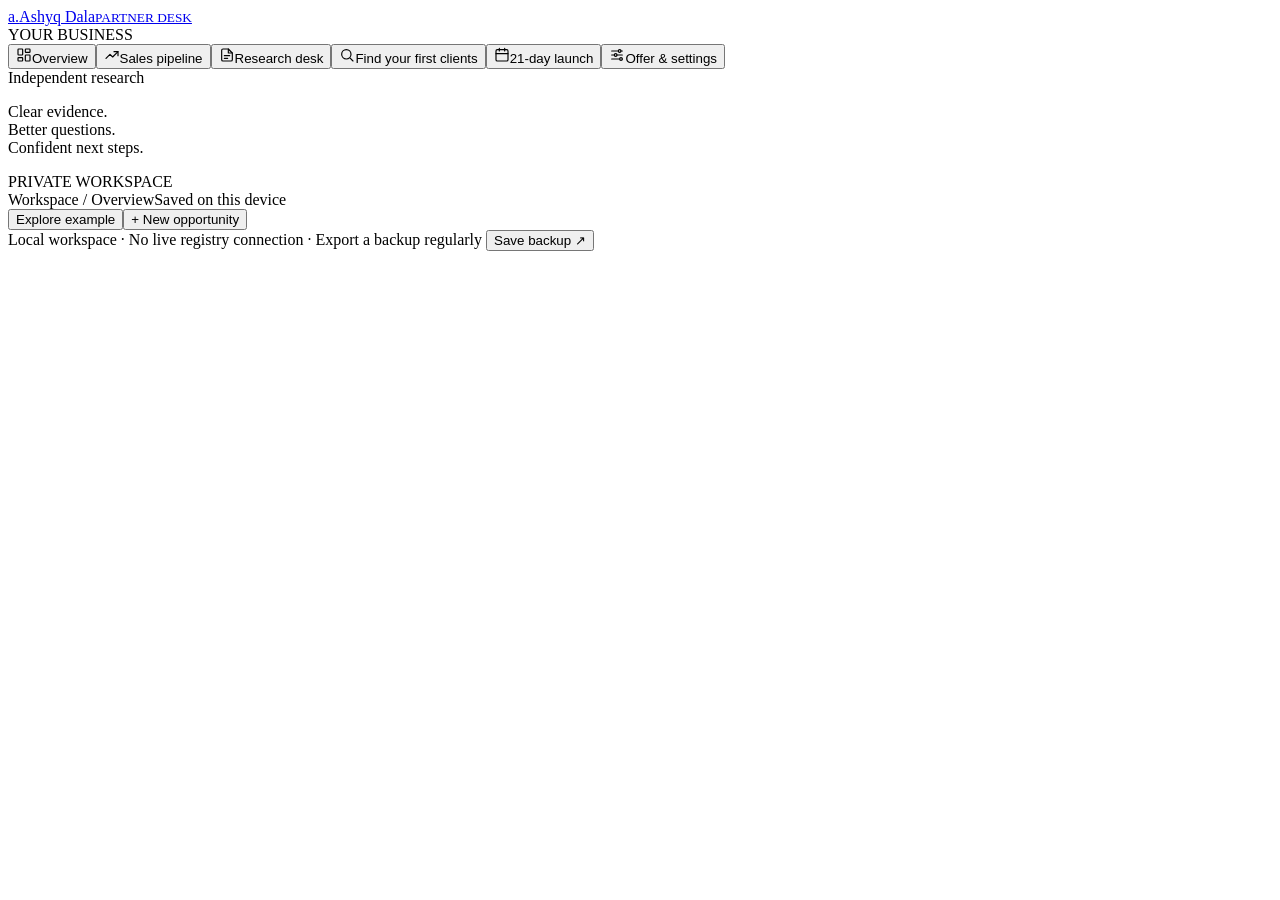
<file: launch/src/desk.html>
<!doctype html>
<html lang="en"><head><meta charset="utf-8"><meta name="viewport" content="width=device-width,initial-scale=1"><title>Ashyq Dala · Partner Desk</title><link rel="icon" href="data:,"><style>/*__CSS__*/</style></head>
<body><div class="app"><aside class="sidebar"><a class="brand" href="#" data-view="home"><span class="mark">a.</span><span>Ashyq Dala<small>PARTNER DESK</small></span></a><div class="side-label">YOUR BUSINESS</div><nav aria-label="Workspace"><button data-view="home"><svg class="ico" viewBox="0 0 24 24" width="16" height="16" aria-hidden="true" focusable="false" fill="none" stroke="currentColor" stroke-width="1.75" stroke-linecap="round" stroke-linejoin="round"><rect x="3" y="3" width="7" height="9" rx="1"/><rect x="14" y="3" width="7" height="5" rx="1"/><rect x="14" y="12" width="7" height="9" rx="1"/><rect x="3" y="16" width="7" height="5" rx="1"/></svg><span>Overview</span></button><button data-view="pipeline"><svg class="ico" viewBox="0 0 24 24" width="16" height="16" aria-hidden="true" focusable="false" fill="none" stroke="currentColor" stroke-width="1.75" stroke-linecap="round" stroke-linejoin="round"><path d="M3 17l6-6 4 4 8-8"/><path d="M15 7h6v6"/></svg><span>Sales pipeline</span></button><button data-view="cases"><svg class="ico" viewBox="0 0 24 24" width="16" height="16" aria-hidden="true" focusable="false" fill="none" stroke="currentColor" stroke-width="1.75" stroke-linecap="round" stroke-linejoin="round"><path d="M14 3H6a2 2 0 0 0-2 2v14a2 2 0 0 0 2 2h12a2 2 0 0 0 2-2V9z"/><path d="M14 3v6h6M8 13h8M8 17h5"/></svg><span>Research desk</span></button><button data-view="prospects"><svg class="ico" viewBox="0 0 24 24" width="16" height="16" aria-hidden="true" focusable="false" fill="none" stroke="currentColor" stroke-width="1.75" stroke-linecap="round" stroke-linejoin="round"><circle cx="11" cy="11" r="7"/><path d="M21 21l-4.3-4.3"/></svg><span>Find your first clients</span></button><button data-view="launch"><svg class="ico" viewBox="0 0 24 24" width="16" height="16" aria-hidden="true" focusable="false" fill="none" stroke="currentColor" stroke-width="1.75" stroke-linecap="round" stroke-linejoin="round"><rect x="3" y="4" width="18" height="17" rx="2"/><path d="M16 2v4M8 2v4M3 10h18"/></svg><span>21-day launch</span></button><button data-view="settings"><svg class="ico" viewBox="0 0 24 24" width="16" height="16" aria-hidden="true" focusable="false" fill="none" stroke="currentColor" stroke-width="1.75" stroke-linecap="round" stroke-linejoin="round"><path d="M4 6h10M18 6h2M4 12h4M12 12h8M4 18h12M20 18h0"/><circle cx="16" cy="6" r="2"/><circle cx="10" cy="12" r="2"/><circle cx="18" cy="18" r="2"/></svg><span>Offer & settings</span></button></nav><div class="side-bottom"><div class="availability"><i></i> Independent research</div><p>Clear evidence.<br>Better questions.<br>Confident next steps.</p><span class="private-tag">PRIVATE WORKSPACE</span></div></aside><div class="shell"><header class="topbar"><div><span id="breadcrumb">Workspace / Overview</span><span id="save-state" class="save-state">Saved on this device</span></div><div class="top-actions"><button class="btn quiet" id="sample-toggle">Explore example</button><button class="btn dark" data-action="new-lead">+ New opportunity</button></div></header><div id="mode-banner" hidden></div><main id="main" tabindex="-1"></main><footer>Local workspace · No live registry connection · Export a backup regularly <button class="text-button" data-action="backup">Save backup ↗</button></footer></div></div><dialog id="dialog"><div id="dialog-body"></div></dialog><div id="toast" role="status" aria-live="polite"></div><input type="file" id="import-file" accept=".json,application/json" hidden><script id="prospect-data" type="application/json">/*__PROSPECTS__*/</script><script id="offer-template" type="text/plain">/*__OFFER__*/</script><script>/*__APP__*/</script></body></html>
</file>
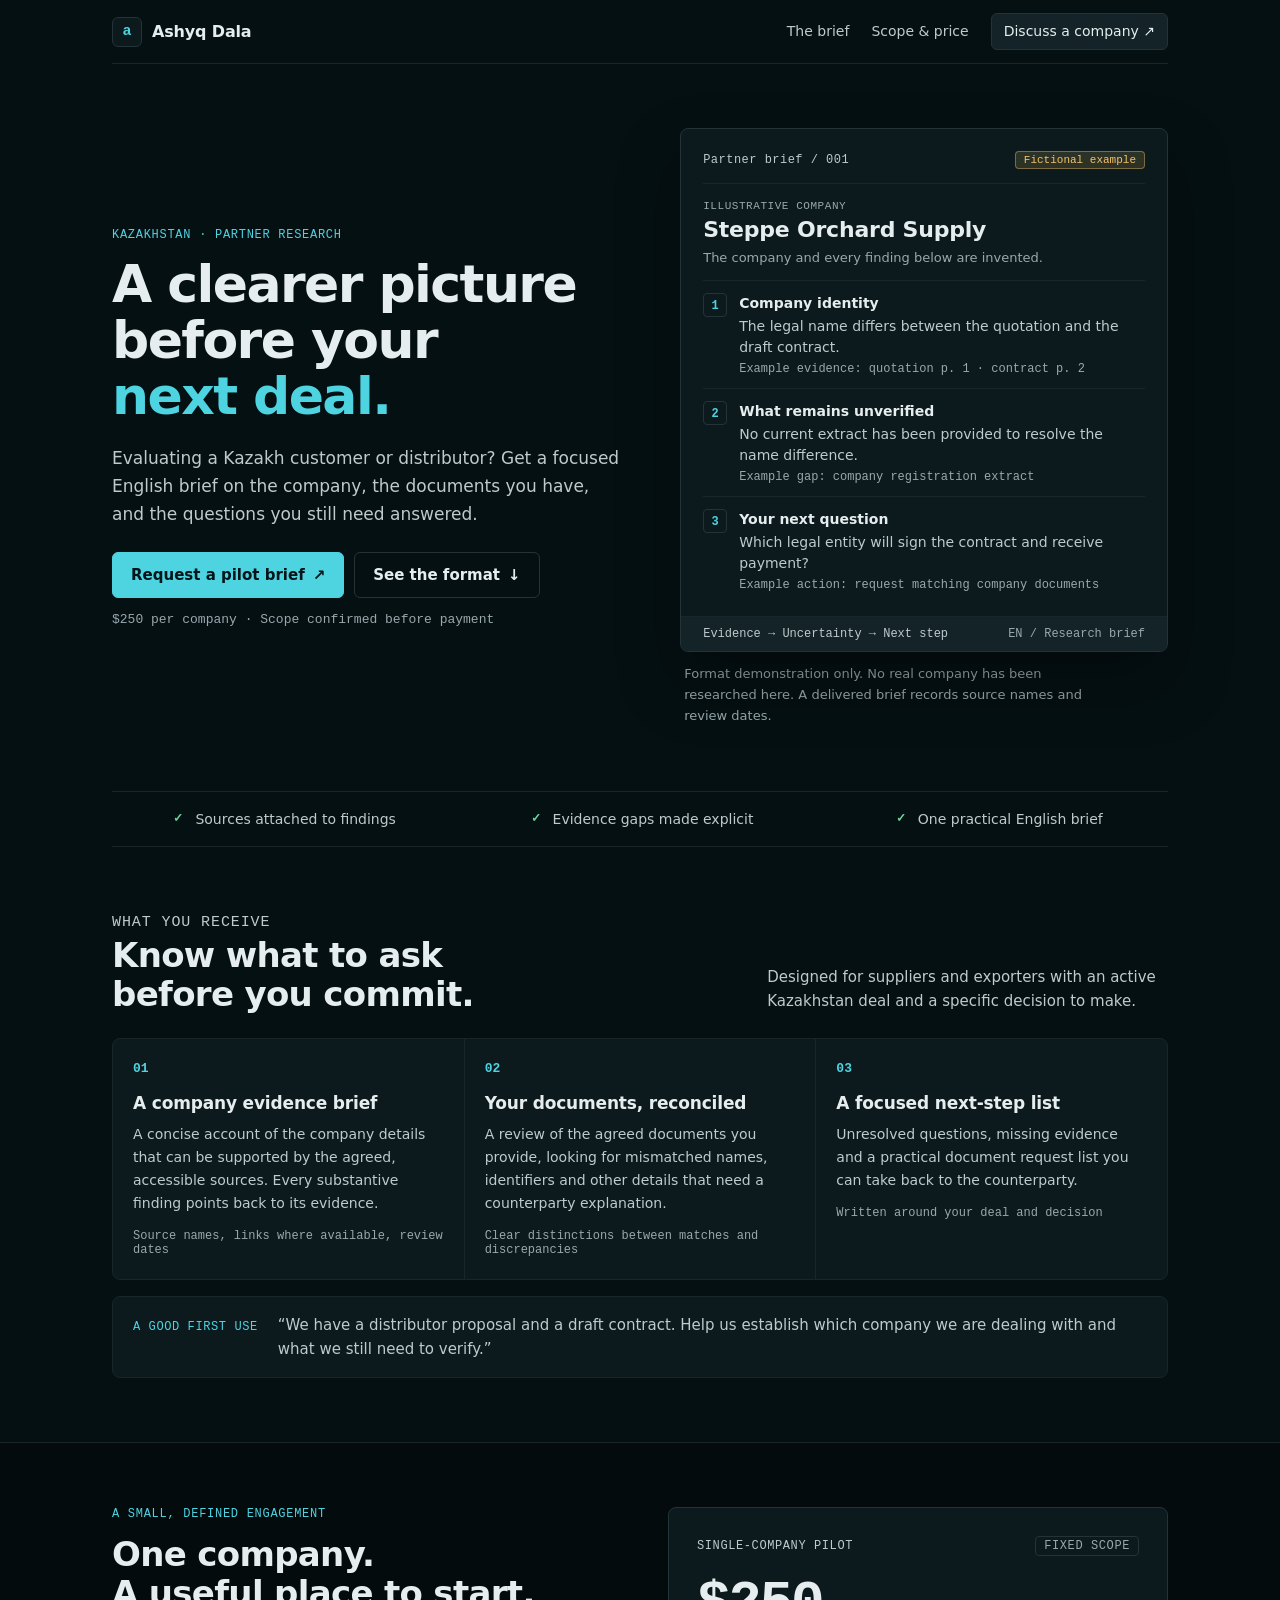
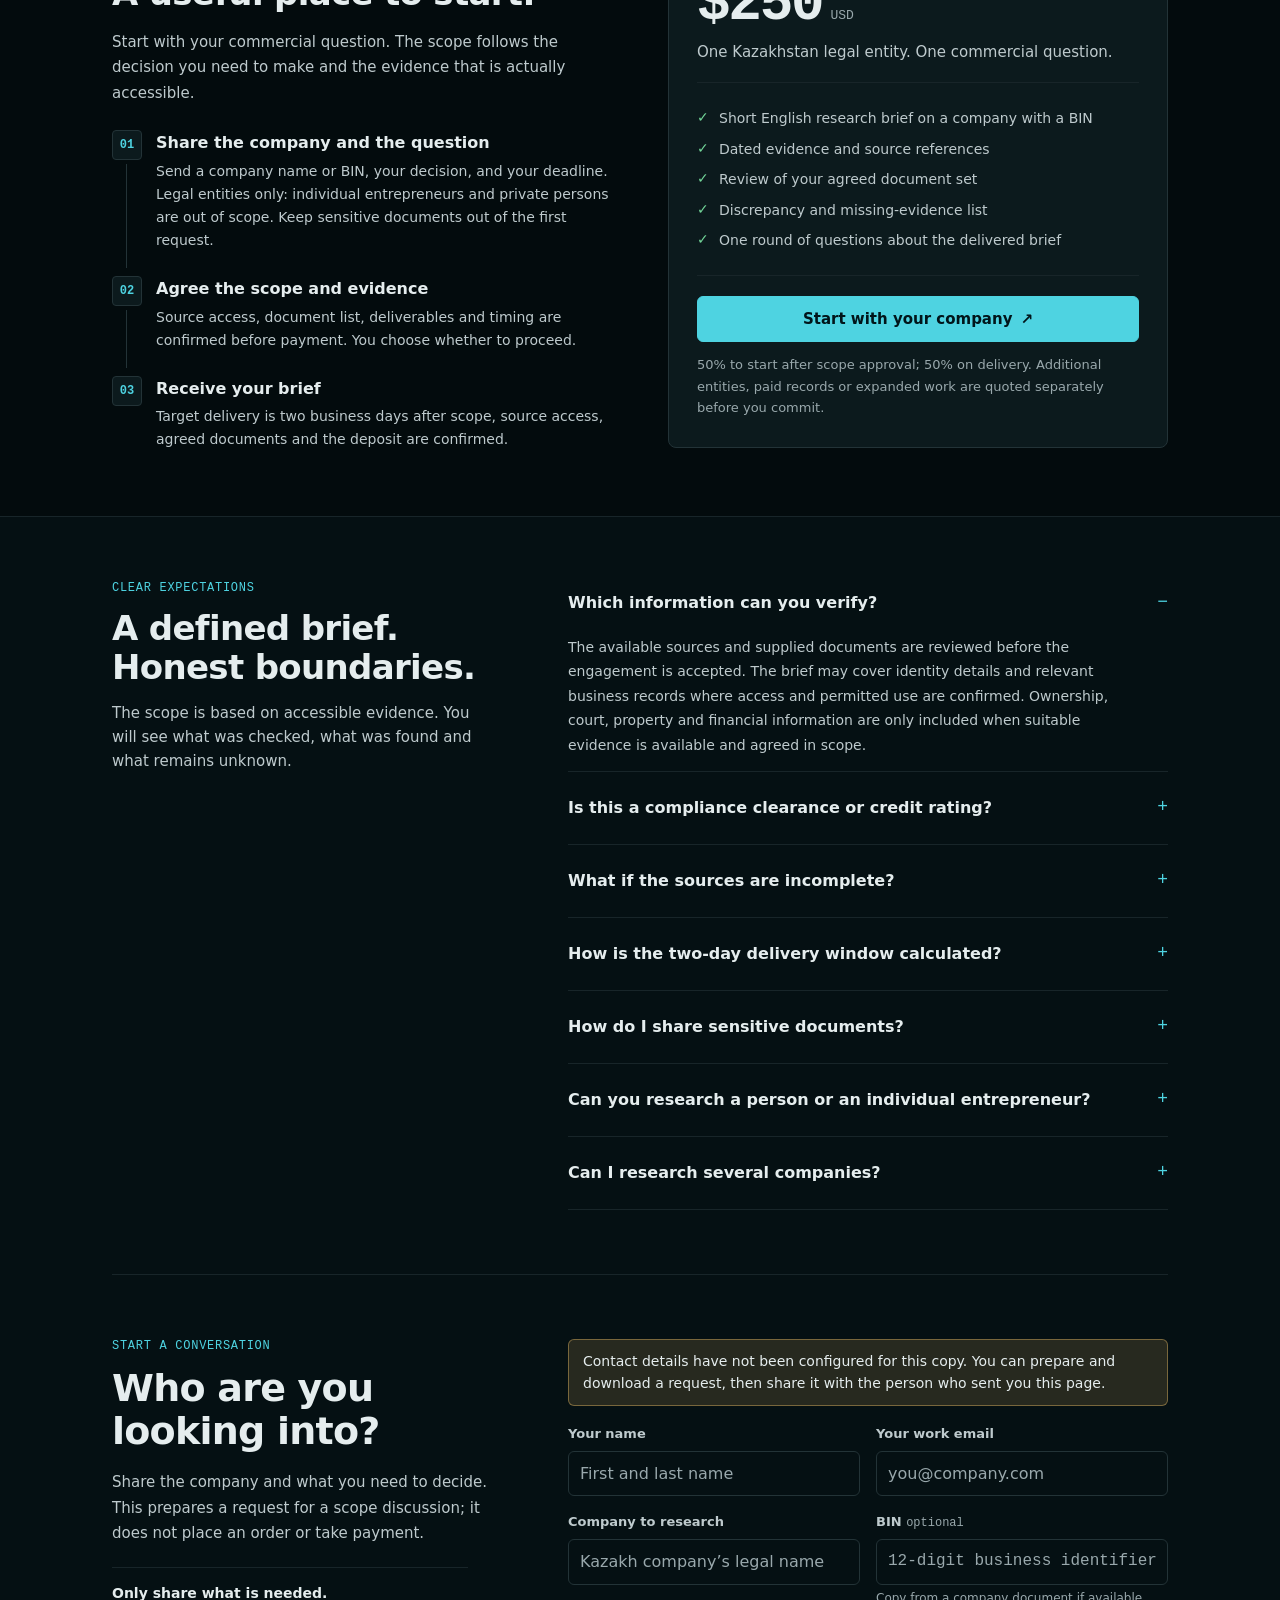
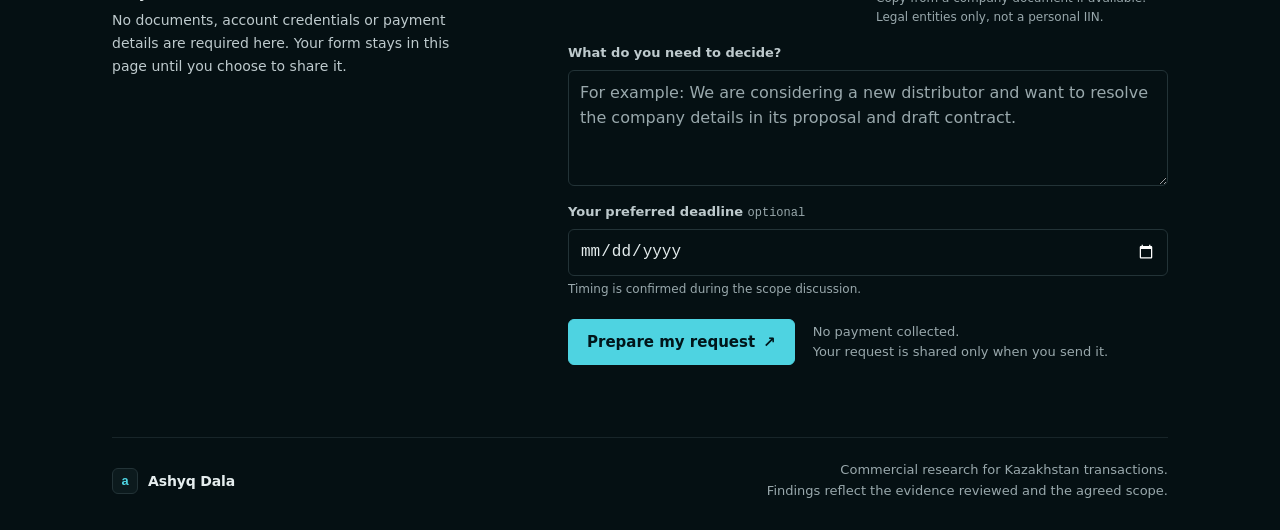
<file: launch/src/offer.html>
<!doctype html>
<html lang="en">
<head>
<meta charset="utf-8">
<meta name="viewport" content="width=device-width, initial-scale=1">
<meta name="description" content="A focused, source-linked research brief on a Kazakhstan business partner. Company records, document discrepancies and practical next questions, explained in English.">
<meta name="theme-color" content="#0d1a1e">
<title>Ashyq Dala | Kazakhstan partner research</title>
<style>:root{color-scheme:dark;--bg:oklch(0.165 0.018 215);--rail:oklch(0.14 0.016 215);--surface:oklch(0.205 0.02 215);--raised:oklch(0.245 0.022 215);--line:oklch(0.31 0.022 215);--line-soft:oklch(0.255 0.02 215);--ink:oklch(0.94 0.008 215);--ink-2:oklch(0.83 0.014 215);--muted:oklch(0.72 0.018 215);--accent:oklch(0.80 0.115 205);--accent-ink:oklch(0.18 0.03 215);--accent-soft:oklch(0.80 0.115 205 / .14);--ok:oklch(0.80 0.13 155);--warn:oklch(0.84 0.12 80);--warn-soft:oklch(0.84 0.12 80 / .14);--bad:oklch(0.74 0.15 28);--sans:Inter,"Segoe UI",system-ui,-apple-system,BlinkMacSystemFont,sans-serif;--mono:ui-monospace,"SF Mono","JetBrains Mono",Menlo,Consolas,"Liberation Mono",monospace;--r:6px}
*{box-sizing:border-box}html{scroll-behavior:smooth;scroll-padding-top:24px}body{margin:0;background:var(--bg);color:var(--ink);font:16px/1.6 var(--sans)}a{color:var(--accent)}button,input,select,textarea{font:inherit}button{cursor:pointer}:focus-visible{outline:2px solid var(--accent);outline-offset:3px}button:disabled{cursor:not-allowed;opacity:.5}[hidden]{display:none!important}::selection{background:var(--accent);color:var(--accent-ink)}
.wrap{max-width:1120px;margin:0 auto;padding:0 32px}
.nav{height:64px;display:flex;align-items:center;justify-content:space-between;gap:24px;border-bottom:1px solid var(--line-soft)}
.brand{display:inline-flex;align-items:center;gap:10px;text-decoration:none;color:var(--ink);font-size:16px;font-weight:650;letter-spacing:-.01em}
.symbol{height:30px;width:30px;display:grid;place-items:center;border:1px solid var(--line);border-radius:var(--r);background:var(--surface);color:var(--accent);font:600 15px var(--mono)}
.nav-links{display:flex;gap:22px;align-items:center;font-size:14px}.nav-links a{text-decoration:none;color:var(--ink-2)}.nav-links a:hover{color:var(--ink)}
.nav-links .nav-cta{border:1px solid var(--line);background:var(--raised);color:var(--ink);padding:6px 12px;border-radius:var(--r)}.nav-links .nav-cta:hover{border-color:var(--accent)}
.eyebrow{font:500 12px var(--mono);letter-spacing:.06em;text-transform:uppercase;color:var(--accent);margin:0 0 14px}
.hero{display:grid;grid-template-columns:1.05fr 1fr;gap:56px;align-items:center;padding:64px 0}
.hero h1{font-size:clamp(34px,4.4vw,52px);line-height:1.08;letter-spacing:-.03em;font-weight:650;margin:0 0 20px;max-width:15ch;text-wrap:balance}.hero h1 em{font-style:normal;color:var(--accent)}
.lead{font-size:17px;color:var(--ink-2);line-height:1.65;max-width:52ch;margin:0 0 24px}
.btn{display:inline-flex;align-items:center;justify-content:center;gap:8px;background:var(--accent);color:var(--accent-ink);border:1px solid var(--accent);padding:10px 18px;border-radius:var(--r);font-size:15px;font-weight:600;text-decoration:none;min-height:44px;transition:background-color .15s ease-out,border-color .15s ease-out}
.btn:hover{background:oklch(0.86 0.10 205);border-color:oklch(0.86 0.10 205)}
.btn.light{background:transparent;color:var(--ink);border-color:var(--line)}.btn.light:hover{background:var(--raised);border-color:var(--muted)}
.hero-cta{display:flex;gap:10px;flex-wrap:wrap}.micro{font:500 13px var(--mono);color:var(--muted);margin:14px 0 0}
.paper-stack{position:relative}
.sample-card{position:relative;background:var(--surface);border:1px solid var(--line);border-radius:8px;padding:22px;overflow:hidden;box-shadow:0 30px 60px oklch(0 0 0 / .35)}
.sample-top{display:flex;gap:10px;justify-content:space-between;align-items:center;padding-bottom:14px;border-bottom:1px solid var(--line-soft)}
.doc-mark{font:500 12px var(--mono);letter-spacing:.04em;color:var(--ink-2)}
.pill{display:inline-block;border-radius:4px;background:var(--warn-soft);border:1px solid oklch(0.84 0.12 80 / .4);color:var(--warn);padding:2px 8px;font:500 11px var(--mono);white-space:nowrap}
.sample-label{margin:16px 0 4px;font:500 11px var(--mono);text-transform:uppercase;letter-spacing:.05em;color:var(--muted)}
.sample-card h2{font-size:22px;line-height:1.25;letter-spacing:-.01em;margin:0 0 4px}
.sample-subtitle{font-size:13px;color:var(--muted);margin:0 0 12px}
.sample-find{display:grid;grid-template-columns:26px 1fr;gap:10px;font-size:14px;line-height:1.5;padding:12px 0;border-top:1px solid var(--line-soft)}
.sample-find .n{font:600 12px/24px var(--mono);border:1px solid var(--line);color:var(--accent);width:24px;height:24px;text-align:center;border-radius:4px}
.sample-find strong{display:block;font-size:14px;margin-bottom:2px}.sample-find p{margin:0;color:var(--ink-2)}
.sample-find small{display:block;font:12px var(--mono);color:var(--muted);margin-top:4px}
.sample-bottom{display:flex;align-items:center;justify-content:space-between;gap:14px;margin:12px -22px -22px;padding:10px 22px;background:var(--raised);border-top:1px solid var(--line-soft);font:500 12px var(--mono);color:var(--ink-2)}
.faint{color:var(--muted)}
.sample-caption{font-size:13px;color:var(--muted);margin:12px 4px 0;max-width:52ch}
.trustbar{padding:16px 0;border-top:1px solid var(--line-soft);border-bottom:1px solid var(--line-soft);display:grid;grid-template-columns:repeat(3,1fr);gap:16px;font-size:14px;color:var(--ink-2)}
.trustbar span{display:flex;align-items:center;justify-content:center;gap:8px}
.check{height:18px;width:18px;display:grid;place-items:center;color:var(--ok);font:600 12px var(--mono)}
.section{padding:64px 0}
.section-head{display:flex;align-items:flex-end;justify-content:space-between;gap:40px;margin-bottom:24px}
.section h2{font-size:clamp(26px,2.8vw,34px);line-height:1.15;letter-spacing:-.02em;font-weight:650;margin:0;max-width:20ch;text-wrap:balance}
.section-head p{max-width:42ch;font-size:15px;line-height:1.65;color:var(--ink-2);margin:0}
.cards{display:grid;grid-template-columns:repeat(3,1fr);gap:1px;background:var(--line-soft);border:1px solid var(--line-soft);border-radius:8px;overflow:hidden}
.card{padding:22px 20px;background:var(--surface)}
.card-number{font:600 13px var(--mono);color:var(--accent);margin:0 0 16px}
.card h3{font-size:17px;letter-spacing:-.01em;line-height:1.35;margin:0 0 8px}
.card p{font-size:14px;line-height:1.65;color:var(--ink-2);margin:0}
.card small{display:block;margin-top:14px;font:12px var(--mono);color:var(--muted)}
.fit{margin-top:16px;background:var(--surface);border:1px solid var(--line-soft);border-radius:8px;padding:16px 20px;font-size:15px;display:flex;gap:20px;align-items:baseline;color:var(--ink-2)}
.fit strong{flex:none;font:500 12px var(--mono);text-transform:uppercase;letter-spacing:.05em;color:var(--accent)}.fit p{margin:0}
.split{display:grid;grid-template-columns:1fr 1fr;gap:56px;align-items:start}
.dark-section{background:var(--rail);border-top:1px solid var(--line-soft);border-bottom:1px solid var(--line-soft);padding:64px 0}
.dark-section h2{font-size:clamp(26px,2.8vw,34px);line-height:1.15;letter-spacing:-.02em;font-weight:650;margin:0 0 16px}
.dark-section .intro{font-size:15px;color:var(--ink-2);max-width:48ch;margin:0 0 24px;line-height:1.7}
.steps{counter-reset:step;margin:0;padding:0;list-style:none}
.steps li{position:relative;padding:0 0 22px 44px;counter-increment:step}.steps li:last-child{padding-bottom:0}
.steps li:before{content:"0" counter(step);position:absolute;left:0;top:0;width:28px;height:28px;border:1px solid var(--line);border-radius:4px;display:grid;place-items:center;font:600 12px var(--mono);color:var(--accent);background:var(--surface)}
.steps li:not(:last-child):after{content:"";position:absolute;top:34px;bottom:6px;left:14px;width:1px;background:var(--line)}
.steps h3{font-size:16px;margin:2px 0 4px}.steps p{color:var(--ink-2);font-size:14px;margin:0;max-width:52ch;line-height:1.65}
.price-card{background:var(--surface);border:1px solid var(--line);border-radius:8px;padding:28px}
.price-top{display:flex;justify-content:space-between;gap:16px;align-items:center;font:500 12px var(--mono);letter-spacing:.05em;text-transform:uppercase;color:var(--ink-2)}
.price-top span:last-child{border:1px solid var(--line);border-radius:4px;padding:2px 8px;color:var(--muted)}
.price{font:600 56px/1 var(--mono);letter-spacing:-.04em;margin:20px 0 8px;font-variant-numeric:tabular-nums}
.price small{font:500 13px var(--mono);letter-spacing:0;margin-left:8px;color:var(--muted)}
.price-desc{font-size:15px;margin:0 0 18px;color:var(--ink-2)}
.price-card ul{list-style:none;padding:16px 0;margin:0;border-top:1px solid var(--line-soft);border-bottom:1px solid var(--line-soft)}
.price-card li{position:relative;padding-left:22px;margin:8px 0;font-size:14px;color:var(--ink-2)}.price-card li:before{position:absolute;left:0;content:"✓";color:var(--ok);font-family:var(--mono)}
.price-card .btn{display:flex;margin-top:20px}
.price-note{font-size:13px;line-height:1.65;color:var(--muted);margin:12px 0 0}
.faq{padding:64px 0;display:grid;grid-template-columns:.8fr 1.2fr;gap:56px;border-bottom:1px solid var(--line-soft)}
.faq h2{font-size:clamp(26px,2.8vw,34px);line-height:1.15;letter-spacing:-.02em;font-weight:650;margin:0 0 14px}
.faq-intro{font-size:15px;color:var(--ink-2);margin:0;max-width:40ch}
.faq details{border-bottom:1px solid var(--line-soft);padding:0 0 14px;margin-bottom:14px}.faq details:last-child{margin-bottom:0}
.faq summary{cursor:pointer;padding:8px 0;min-height:44px;align-items:center;font-size:16px;font-weight:600;list-style:none;display:flex;justify-content:space-between;gap:20px}
.faq summary::-webkit-details-marker{display:none}.faq summary:after{content:"+";font:500 18px/1.2 var(--mono);color:var(--accent)}.faq details[open] summary:after{content:"−"}
.faq details p{font-size:14px;color:var(--ink-2);margin:10px 24px 0 0;line-height:1.75;max-width:70ch}
.intake-section{padding:64px 0 72px;display:grid;grid-template-columns:.8fr 1.2fr;gap:56px}
.intake-section h2{font-size:clamp(28px,3vw,38px);line-height:1.12;letter-spacing:-.02em;font-weight:650;margin:0 0 18px}
.intake-intro{font-size:15px;line-height:1.7;color:var(--ink-2);margin:0 0 20px;max-width:40ch}
.intake-note{font-size:14px;color:var(--ink-2);padding:14px 0;border-top:1px solid var(--line-soft);line-height:1.65;max-width:40ch}
.intake-note strong{display:block;color:var(--ink);font-size:14px;margin-bottom:4px}
.contact-status{font-size:14px;border:1px solid oklch(0.84 0.12 80 / .4);background:var(--warn-soft);color:var(--ink);padding:10px 14px;border-radius:var(--r);margin:0 0 18px}
.contact-status.configured{border-color:oklch(0.80 0.115 205 / .4);background:var(--accent-soft)}
.form-grid{display:grid;grid-template-columns:1fr 1fr;gap:16px}.field.full{grid-column:1/-1}
.field label{display:block;font-size:13px;font-weight:600;margin-bottom:6px;color:var(--ink-2)}
.optional{color:var(--muted);font:400 12px var(--mono)}
.field input,.field textarea{display:block;width:100%;background:var(--bg);border:1px solid var(--line);color:var(--ink);border-radius:var(--r);padding:9px 11px;font-size:16px;min-height:44px;min-width:0;transition:border-color .15s ease-out}
.field input:hover,.field textarea:hover{border-color:var(--muted)}
.field input:focus,.field textarea:focus{outline:none;border-color:var(--accent);box-shadow:0 0 0 3px var(--accent-soft)}
#bin,#deadline{font-family:var(--mono)}
.field textarea{resize:vertical;min-height:116px}
.field input::placeholder,.field textarea::placeholder{color:var(--muted);opacity:1}
.field small{display:block;font-size:12px;color:var(--muted);margin-top:4px}
.form-bottom{display:flex;align-items:center;gap:18px;margin-top:20px}.form-bottom .btn{flex:none}.form-bottom p{font-size:13px;color:var(--muted);margin:0;line-height:1.6}
.request-result{margin-top:20px;border:1px solid var(--line);background:var(--surface);border-radius:8px;padding:18px}
.request-result h3{font-size:16px;margin:0 0 6px}.request-result p{font-size:14px;margin:0 0 14px;color:var(--ink-2)}
.result-actions{display:flex;gap:8px;flex-wrap:wrap}.result-actions .btn{font-size:13px;padding:7px 12px;min-height:36px}
.request-result textarea{width:100%;resize:vertical;min-height:170px;margin-top:12px;background:var(--bg);border:1px solid var(--line);border-radius:var(--r);padding:12px;font:12px/1.6 var(--mono);color:var(--ink-2)}
.result-status{font:500 12px var(--mono)!important;margin:10px 0 0!important;min-height:18px;color:var(--muted)}
.foot{padding:22px 0 28px;border-top:1px solid var(--line-soft);display:flex;justify-content:space-between;gap:24px;align-items:center;font-size:13px;color:var(--muted)}
.foot .brand{font-size:14px}.foot .symbol{height:26px;width:26px;font-size:13px}.foot p{margin:0;max-width:52ch;text-align:right;line-height:1.6}
.booking-link{display:inline-flex;margin-top:10px;font-size:14px;font-weight:600;text-underline-offset:4px}
.skip{position:absolute;left:16px;top:-100px;background:var(--accent);color:var(--accent-ink);padding:10px;z-index:20}.skip:focus{top:10px}
.form-error{color:var(--bad);font-size:14px;margin:10px 0 0}
.contact-person{font:500 13px var(--mono);color:var(--ink-2);margin:0 0 14px}
.noscript{padding:12px;background:var(--warn-soft);border:1px solid oklch(0.84 0.12 80 / .4);border-radius:var(--r);font-size:14px}
@media(max-width:950px){.hero{gap:32px}.split{gap:32px}.faq,.intake-section{gap:36px}.form-bottom{align-items:flex-start;flex-direction:column;gap:10px}}
@media(max-width:730px){.wrap{padding:0 16px}.nav{height:56px}.nav-links{gap:0}.nav-links .secondary{display:none}.hero{grid-template-columns:1fr;padding:40px 0 32px;gap:32px}.hero h1{font-size:36px}.lead{font-size:16px}.trustbar{grid-template-columns:1fr;gap:8px}.trustbar span{justify-content:flex-start}.section{padding:44px 0}.section-head{display:block;margin-bottom:20px}.section-head h2{margin-bottom:12px}.cards{grid-template-columns:1fr}.fit{display:block}.fit strong{display:block;margin-bottom:6px}.split{grid-template-columns:1fr}.dark-section{padding:44px 0}.price-card{padding:22px}.price{font-size:46px}.faq{grid-template-columns:1fr;gap:20px;padding:44px 0}.intake-section{grid-template-columns:1fr;gap:20px;padding:44px 0}.foot{flex-direction:column;align-items:flex-start}.foot p{text-align:left}}
@media(max-width:420px){.form-grid{grid-template-columns:1fr}.field.full{grid-column:auto}.hero h1{font-size:32px}.sample-card{padding:18px}.sample-bottom{margin:12px -18px -18px;padding:10px 18px}}
@media(pointer:coarse){.nav-links a,.brand{min-height:44px;display:inline-flex;align-items:center}.nav-links .nav-cta{padding:10px 14px}}
@media(prefers-reduced-motion:reduce){html{scroll-behavior:auto}*{transition:none!important}}
@media print{:root{color-scheme:light;--bg:#fff;--rail:#fff;--surface:#fff;--raised:#f3f5f5;--line:#ccd;--line-soft:#dde;--ink:#111;--ink-2:#333;--muted:#555;--accent:#0b5f6b;--accent-ink:#fff}.nav-links,.hero-cta,.intake-section,.booking-link{display:none!important}.sample-card{box-shadow:none}details p{display:block!important}}
</style>
</head>
<body>
<a class="skip" href="#main">Skip to content</a>
<div class="wrap">
<header class="nav"><a class="brand" href="#main" aria-label="Ashyq Dala home"><span class="symbol" aria-hidden="true">a</span><span data-brand>Ashyq Dala</span></a><nav class="nav-links" aria-label="Main navigation"><a class="secondary" href="#deliverables">The brief</a><a class="secondary" href="#scope">Scope &amp; price</a><a class="nav-cta" href="#request">Discuss a company <span aria-hidden="true">↗</span></a></nav></header>
<main id="main">
<section class="hero" aria-labelledby="hero-title">
<div><p class="eyebrow">Kazakhstan · Partner research</p><h1 id="hero-title">A clearer picture<br>before your<br><em>next deal.</em></h1><p class="lead">Evaluating a Kazakh customer or distributor? Get a focused English brief on the company, the documents you have, and the questions you still need answered.</p><div class="hero-cta"><a class="btn" href="#request">Request a pilot brief <span aria-hidden="true">↗</span></a><a class="btn light" href="#sample">See the format <span aria-hidden="true">↓</span></a></div><p class="micro"><span data-price>$250</span> per company · Scope confirmed before payment</p></div>
<div class="paper-stack" id="sample"><article class="sample-card" aria-label="Fictional sample brief"><div class="sample-top"><span class="doc-mark">Partner brief / 001</span><span class="pill">Fictional example</span></div><p class="sample-label">Illustrative company</p><h2>Steppe Orchard Supply</h2><p class="sample-subtitle">The company and every finding below are invented.</p><div class="sample-find"><span class="n">1</span><div><strong>Company identity</strong><p>The legal name differs between the quotation and the draft contract.</p><small>Example evidence: quotation p. 1 · contract p. 2</small></div></div><div class="sample-find"><span class="n">2</span><div><strong>What remains unverified</strong><p>No current extract has been provided to resolve the name difference.</p><small>Example gap: company registration extract</small></div></div><div class="sample-find"><span class="n">3</span><div><strong>Your next question</strong><p>Which legal entity will sign the contract and receive payment?</p><small>Example action: request matching company documents</small></div></div><div class="sample-bottom"><span>Evidence → Uncertainty → Next step</span><span class="faint">EN / Research brief</span></div></article><p class="sample-caption">Format demonstration only. No real company has been researched here. A delivered brief records source names and review dates.</p></div>
</section>
<div class="trustbar" aria-label="Service principles"><span><b class="check" aria-hidden="true">✓</b> Sources attached to findings</span><span><b class="check" aria-hidden="true">✓</b> Evidence gaps made explicit</span><span><b class="check" aria-hidden="true">✓</b> One practical English brief</span></div>
<section class="section" id="deliverables"><div class="section-head"><div><p class="eyebrow">What you receive</p><h2>Know what to ask<br>before you commit.</h2></div><p>Designed for suppliers and exporters with an active Kazakhstan deal and a specific decision to make.</p></div><div class="cards"><article class="card"><div class="card-number">01</div><h3>A company evidence brief</h3><p>A concise account of the company details that can be supported by the agreed, accessible sources. Every substantive finding points back to its evidence.</p><small>Source names, links where available, review dates</small></article><article class="card"><div class="card-number">02</div><h3>Your documents, reconciled</h3><p>A review of the agreed documents you provide, looking for mismatched names, identifiers and other details that need a counterparty explanation.</p><small>Clear distinctions between matches and discrepancies</small></article><article class="card"><div class="card-number">03</div><h3>A focused next-step list</h3><p>Unresolved questions, missing evidence and a practical document request list you can take back to the counterparty.</p><small>Written around your deal and decision</small></article></div><div class="fit"><strong>A good first use</strong><p>“We have a distributor proposal and a draft contract. Help us establish which company we are dealing with and what we still need to verify.”</p></div></section>
</main>
</div>
<section class="dark-section" id="scope" aria-labelledby="scope-title"><div class="wrap split"><div><p class="eyebrow">A small, defined engagement</p><h2 id="scope-title">One company.<br>A useful place to start.</h2><p class="intro">Start with your commercial question. The scope follows the decision you need to make and the evidence that is actually accessible.</p><ol class="steps"><li><h3>Share the company and the question</h3><p>Send a company name or BIN, your decision, and your deadline. Legal entities only: individual entrepreneurs and private persons are out of scope. Keep sensitive documents out of the first request.</p></li><li><h3>Agree the scope and evidence</h3><p>Source access, document list, deliverables and timing are confirmed before payment. You choose whether to proceed.</p></li><li><h3>Receive your brief</h3><p>Target delivery is two business days after scope, source access, agreed documents and the deposit are confirmed.</p></li></ol></div><aside class="price-card" aria-label="Pilot pricing"><div class="price-top"><span>Single-company pilot</span><span>Fixed scope</span></div><div class="price"><span data-price>$250</span><small>USD</small></div><p class="price-desc">One Kazakhstan legal entity. One commercial question.</p><ul><li>Short English research brief on a company with a BIN</li><li>Dated evidence and source references</li><li>Review of your agreed document set</li><li>Discrepancy and missing-evidence list</li><li>One round of questions about the delivered brief</li></ul><a class="btn" href="#request">Start with your company <span aria-hidden="true">↗</span></a><p class="price-note">50% to start after scope approval; 50% on delivery. Additional entities, paid records or expanded work are quoted separately before you commit.</p></aside></div></section>
<div class="wrap">
<section class="faq" aria-labelledby="faq-title"><div><p class="eyebrow">Clear expectations</p><h2 id="faq-title">A defined brief.<br>Honest boundaries.</h2><p class="faq-intro">The scope is based on accessible evidence. You will see what was checked, what was found and what remains unknown.</p></div><div><details open><summary>Which information can you verify?</summary><p>The available sources and supplied documents are reviewed before the engagement is accepted. The brief may cover identity details and relevant business records where access and permitted use are confirmed. Ownership, court, property and financial information are only included when suitable evidence is available and agreed in scope.</p></details><details><summary>Is this a compliance clearance or credit rating?</summary><p>No. This is commercial research to support your own review. It does not certify that a business is safe, approve a transaction, provide legal advice or replace specialist sanctions, financial or regulatory due diligence.</p></details><details><summary>What if the sources are incomplete?</summary><p>Unavailable records and unresolved matches are explicitly listed. If the initial access review shows that the proposed work cannot be useful, the scope is adjusted before payment or the engagement is declined. A missing record is never presented as a clean result.</p></details><details><summary>How is the two-day delivery window calculated?</summary><p>The target is two business days after scope, source access, the agreed documents and the deposit are confirmed. Your deadline is checked before acceptance. Delays requiring additional counterparty documents are discussed with you.</p></details><details><summary>How do I share sensitive documents?</summary><p>The first request only needs a company name and a short description of your goal. An appropriate document-sharing method is agreed directly before you send materials. This page does not upload documents or store form details.</p></details><details><summary>Can you research a person or an individual entrepreneur?</summary><p>No. The service covers legal entities identified by a BIN. Individual entrepreneurs are identified by a personal IIN, so researching one would mean profiling a private person, which is outside scope. Directors and owners appear only as they are named in company records relevant to the agreed question.</p></details><details><summary>Can I research several companies?</summary><p>Yes, you can describe the broader need in your request. The pilot covers one company. Additional entities or ongoing work require a separate agreed scope and quote.</p></details></div></section>
<section class="intake-section" id="request" aria-labelledby="request-title"><div><p class="eyebrow">Start a conversation</p><h2 id="request-title">Who are you<br>looking into?</h2><p class="intake-intro">Share the company and what you need to decide. This prepares a request for a scope discussion; it does not place an order or take payment.</p><p class="contact-person" id="operator-line" hidden></p><div class="intake-note"><strong>Only share what is needed.</strong>No documents, account credentials or payment details are required here. Your form stays in this page until you choose to share it.</div><a class="booking-link" id="booking-link" hidden target="_blank" rel="noopener noreferrer">Book a scope conversation <span aria-hidden="true">↗</span></a></div><div><div class="contact-status" id="contact-status">Contact details have not been configured for this copy. You can prepare and download a request, then share it with the person who sent you this page.</div><noscript><p class="noscript">JavaScript is needed to prepare a request. Contact the person who sent you this page with the company name, your commercial question and your deadline.</p></noscript><form id="intake-form" hidden><div class="form-grid"><div class="field"><label for="client-name">Your name</label><input id="client-name" name="clientName" autocomplete="name" maxlength="120" placeholder="First and last name" required></div><div class="field"><label for="client-email">Your work email</label><input id="client-email" name="clientEmail" type="email" autocomplete="email" maxlength="180" placeholder="you@company.com" required></div><div class="field"><label for="company">Company to research</label><input id="company" name="company" maxlength="200" placeholder="Kazakh company’s legal name" required></div><div class="field"><label for="bin">BIN <span class="optional">optional</span></label><input id="bin" name="bin" inputmode="numeric" pattern="[0-9]{12}" minlength="12" maxlength="12" placeholder="12-digit business identifier"><small>Copy from a company document if available. Legal entities only, not a personal IIN.</small></div><div class="field full"><label for="goal">What do you need to decide?</label><textarea id="goal" name="goal" maxlength="2500" placeholder="For example: We are considering a new distributor and want to resolve the company details in its proposal and draft contract." required></textarea></div><div class="field full"><label for="deadline">Your preferred deadline <span class="optional">optional</span></label><input id="deadline" name="deadline" type="date"><small>Timing is confirmed during the scope discussion.</small></div></div><div class="form-bottom"><button class="btn" id="prepare-button" type="submit">Prepare my request <span aria-hidden="true">↗</span></button><p>No payment collected.<br>Your request is shared only when you send it.</p></div><p class="form-error" id="form-error" role="alert" hidden></p></form><section class="request-result" id="request-result" aria-labelledby="request-result-title" hidden><h3 id="request-result-title">Your request is ready to share.</h3><p id="request-help">Copy or download the request below, then send it to the person who shared this page. Nothing has been submitted.</p><div class="result-actions"><a class="btn" id="email-draft" hidden>Open email draft <span aria-hidden="true">↗</span></a><button type="button" class="btn light" id="copy-request">Copy request</button><button type="button" class="btn light" id="download-request">Download request</button></div><label class="optional" for="request-json" style="display:block;margin-top:16px">Prepared request · JSON</label><textarea id="request-json" readonly spellcheck="false" aria-label="Prepared request JSON"></textarea><p class="result-status" id="result-status" role="status" aria-live="polite"></p></section></div></section>
<footer class="foot"><a class="brand" href="#main"><span class="symbol" aria-hidden="true">a</span><span data-brand>Ashyq Dala</span></a><p>Commercial research for Kazakhstan transactions.<br>Findings reflect the evidence reviewed and the agreed scope.<span id="seller-line" hidden><br></span></p></footer>
</div>
<script id="ad-config" type="application/json">{"brand":"Ashyq Dala","operator":"","legalName":"","country":"","termsUrl":"","email":"","bookingUrl":"","price":250}</script>
<script>
(()=>{
  'use strict';
  const byId=id=>document.getElementById(id);
  let raw={};
  try{raw=JSON.parse(byId('ad-config').textContent||'{}')}catch(e){}
  const clean=(value,max=180)=>typeof value==='string'?value.trim().slice(0,max):'';
  const brand=clean(raw.brand,70)||'Ashyq Dala';
  const operator=clean(raw.operator,120);
  const candidate=clean(raw.email,180);
  const email=/^[A-Za-z0-9.!#$%&'*+/=?^_`{|}~-]+@[A-Za-z0-9](?:[A-Za-z0-9-]*[A-Za-z0-9])?(?:\.[A-Za-z0-9](?:[A-Za-z0-9-]*[A-Za-z0-9])?)+$/.test(candidate)?candidate:'';
  const legalName=clean(raw.legalName,200),country=clean(raw.country,100);
  /* Heuristic (unverified, see src/ashyqdala/bin.py): an IIN's fifth digit is 0-3, a BIN's 4-6. */
  const looksIIN=v=>/^[0-9]{12}$/.test(v||'')&&'0123'.includes(v[4]);
  const mailtoHref=(to,subject,body)=>{const at=to.lastIndexOf('@');return 'mailto:'+encodeURIComponent(to.slice(0,at))+'@'+to.slice(at+1)+'?subject='+encodeURIComponent(subject)+'&body='+encodeURIComponent(body)};
  const emailBody=(r,op)=>{
    const text='Hello'+(op?' '+op:'')+',\n\nI would like to discuss a Kazakhstan partner research brief.\n\nName: '+r.clientName+'\nEmail: '+r.clientEmail+'\nCompany to research: '+r.company+'\nBIN: '+(r.bin||'Not provided')+'\nPreferred deadline: '+(r.deadline||'To discuss')+'\n\nCommercial question:\n'+r.goal+'\n\nPlease confirm source access, scope, price and timing before work begins.';
    const json=JSON.stringify({type:'ashyq-dala-intake',version:1,...r},null,2);
    /* Long mailto links are cut off by some mail apps; the downloaded request file carries the data instead. */
    if(encodeURIComponent(text+json).length<1800)return text+'\n\nRequest data for your intake:\n'+json;
    const shortGoal=r.goal.length>120?r.goal.slice(0,120)+'… (shortened)':r.goal;
    return text.replace('\n'+r.goal+'\n',()=>'\n'+shortGoal+'\n')+'\n\n(The full request was too long for an email link. Use Download request on the page and attach the file.)';
  };
  const price=typeof raw.price==='number'&&Number.isFinite(raw.price)&&raw.price>0?raw.price:250;
  document.querySelectorAll('[data-brand]').forEach(el=>el.textContent=brand);
  document.querySelectorAll('[data-price]').forEach(el=>el.textContent=new Intl.NumberFormat('en-US',{style:'currency',currency:'USD',maximumFractionDigits:price%1?2:0}).format(price));
  document.title=brand+' | Kazakhstan partner research';
  try{
    const terms=new URL(clean(raw.termsUrl,1000));
    if(legalName&&country){const line=byId('seller-line');line.hidden=false;line.append('Operated by '+legalName+', '+country+'.');
      if(terms.protocol==='https:'&&!terms.username&&!terms.password){const a=document.createElement('a');a.href=terms.href;a.target='_blank';a.rel='noopener noreferrer';a.textContent='Engagement terms';line.append(' ',a);}}
  }catch(e){if(legalName&&country){const line=byId('seller-line');line.hidden=false;line.append('Operated by '+legalName+', '+country+'.');}}
  if(operator){byId('operator-line').hidden=false;byId('operator-line').textContent='Your contact: '+operator;}
  if(email){
    const status=byId('contact-status');status.classList.add('configured');status.textContent='Request destination: '+email+'. Preparing a request opens an email draft for you to review and send.';
    byId('prepare-button').textContent='Prepare email request ↗';
  }
  try{
    const booking=new URL(clean(raw.bookingUrl,1000));
    if(booking.protocol==='https:'&&!booking.username&&!booking.password){byId('booking-link').href=booking.href;byId('booking-link').hidden=false;}
  }catch(e){}
  let currentRequest=null;
  let currentText='';
  const form=byId('intake-form');
  form.hidden=false;
  form.addEventListener('submit',event=>{
    event.preventDefault();
    byId('form-error').hidden=true;
    const value=name=>form.elements.namedItem(name).value.trim();
    const name=value('clientName'),clientEmail=value('clientEmail'),company=value('company'),bin=value('bin'),goal=value('goal'),deadline=value('deadline');
    if(!name||!clientEmail||!company||!goal){byId('form-error').textContent='Please add your name, email, the company and your question.';byId('form-error').hidden=false;return;}
    if(bin&&!/^[0-9]{12}$/.test(bin)){byId('form-error').textContent='A BIN must contain exactly 12 digits, or you can leave it blank.';byId('form-error').hidden=false;return;}
    if(looksIIN(bin)){byId('form-error').textContent='This number looks like a personal IIN. We research legal entities only, not individuals or individual entrepreneurs. Check the BIN on a company document, or leave it blank.';byId('form-error').hidden=false;return;}
    if(!form.reportValidity())return;
    currentRequest={type:'ashyq-dala-intake',version:1,clientName:name,clientEmail,company,bin,goal,deadline,createdAt:new Date().toISOString()};
    currentText=JSON.stringify(currentRequest,null,2);
    byId('request-json').value=currentText;
    byId('request-result').hidden=false;
    byId('result-status').textContent='Prepared locally. Nothing has been submitted.';
    if(email){
      const subject=brand+' | Pilot research request | '+company.replace(/[\r\n]/g,' ');
      const href=mailtoHref(email,subject,emailBody({clientName:name,clientEmail,company,bin,goal,deadline,createdAt:currentRequest.createdAt},operator));
      byId('email-draft').href=href;byId('email-draft').hidden=false;
      byId('request-help').textContent='An email draft has been requested in your mail app. Review it and press Send there.'+(href.indexOf('ashyq-dala-intake')<0?' Your question was shortened in the email: download the request below and attach it.':'')+' If no mail app opens, copy or download this request and email it to '+email+'. Nothing has been submitted by this page.';
      try{byId('email-draft').click()}catch(e){}
    }
    byId('request-result').scrollIntoView({block:'nearest',behavior:window.matchMedia('(prefers-reduced-motion: reduce)').matches?'auto':'smooth'});
  });
  form.addEventListener('input',()=>{
    if(currentRequest){currentRequest=null;currentText='';byId('request-result').hidden=true;byId('request-json').value='';byId('email-draft').removeAttribute('href');}
  });
  byId('copy-request').addEventListener('click',async()=>{
    if(!currentText)return;
    let copied=false;
    try{await navigator.clipboard.writeText(currentText);copied=true;}catch(e){
      byId('request-json').focus();byId('request-json').select();
      try{copied=document.execCommand('copy')}catch(e){}
    }
    byId('result-status').textContent=copied?'Request copied. Paste it into a message to share it.':'Copy is unavailable here. The request is selected; use your device’s copy command.';
  });
  byId('download-request').addEventListener('click',()=>{
    if(!currentRequest)return;
    try{
      const blob=new Blob([currentText+'\n'],{type:'application/json;charset=utf-8'});
      const url=URL.createObjectURL(blob);const link=document.createElement('a');link.href=url;link.download='ashyq-dala-request-'+currentRequest.createdAt.slice(0,10)+'.json';document.body.appendChild(link);link.click();link.remove();setTimeout(()=>URL.revokeObjectURL(url),1000);
      byId('result-status').textContent='Download requested. If this preview blocks downloads, copy the request above.';
    }catch(e){byId('result-status').textContent='Download is unavailable here. Copy the request above instead.';}
  });
})();
</script>
</body>
</html>
</file>
